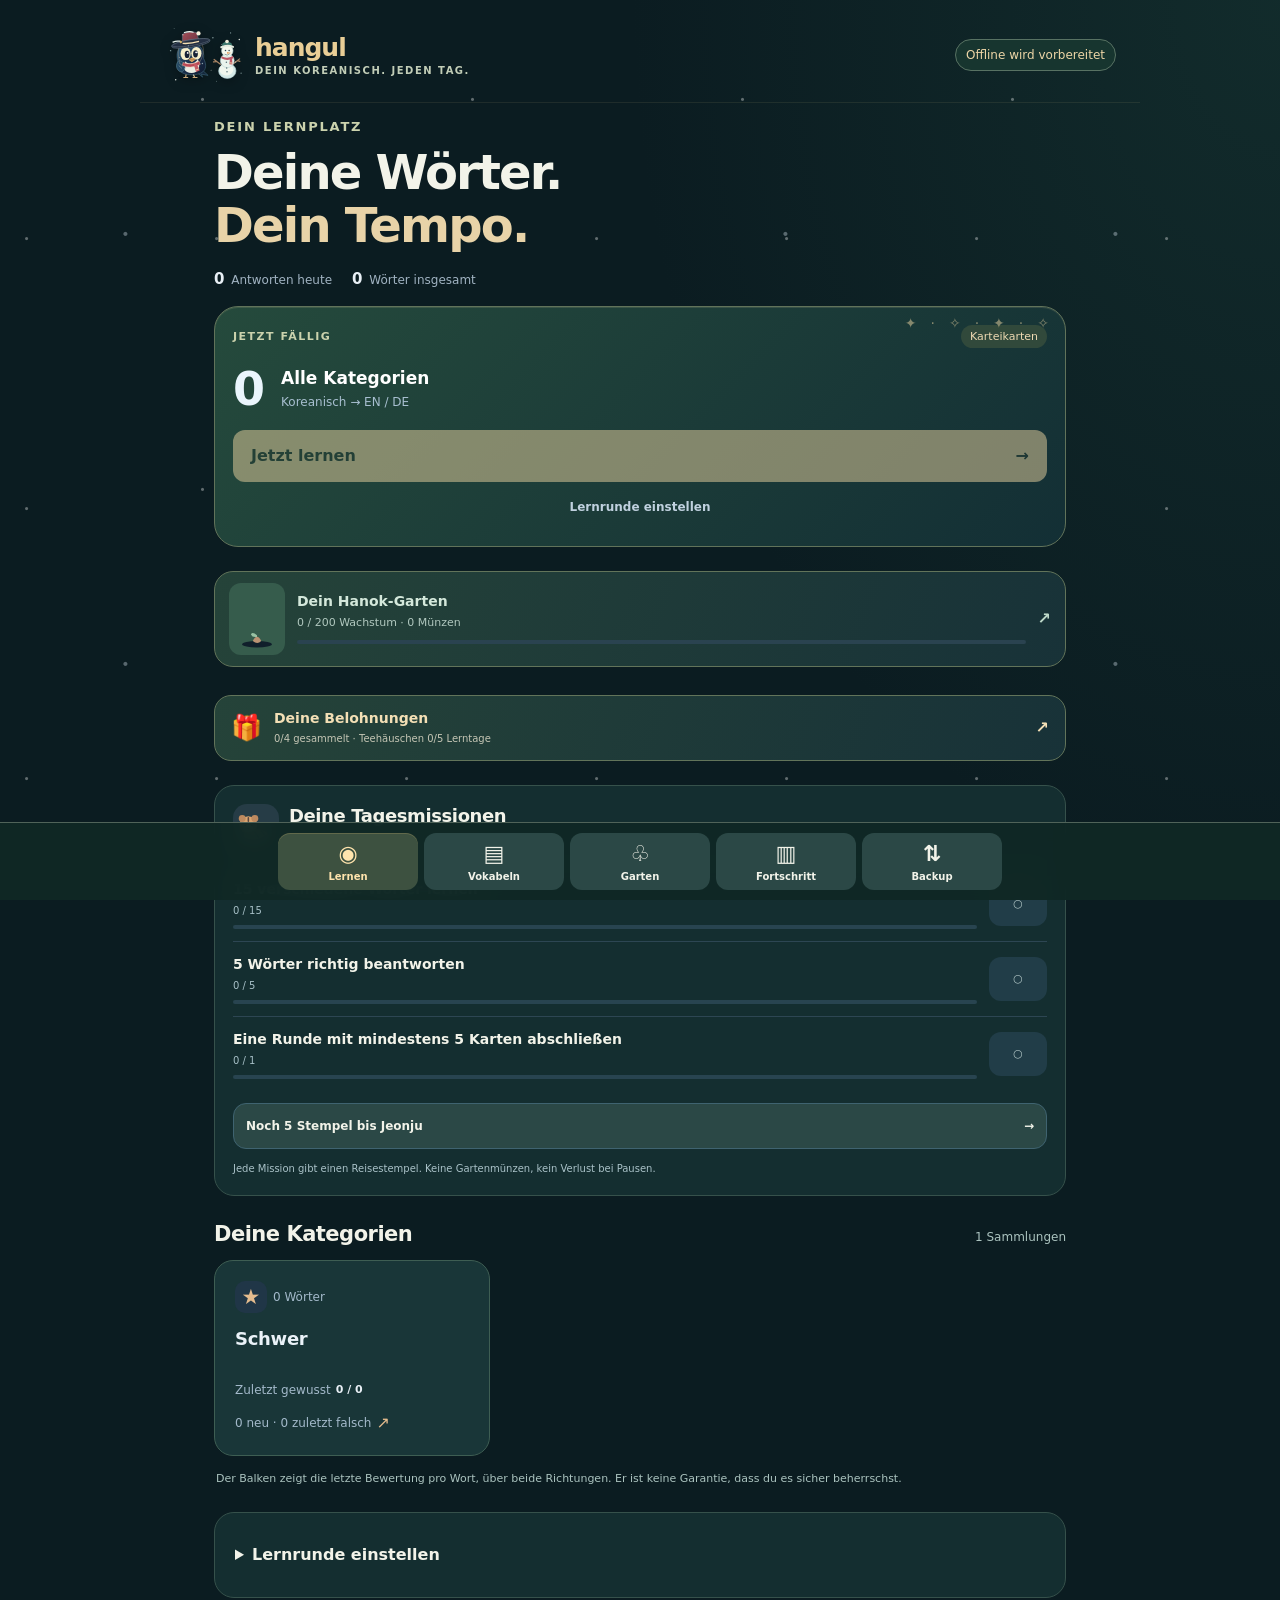
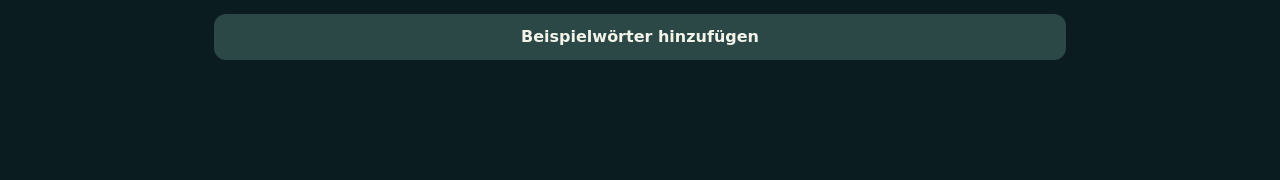
<file: index.html>
<!doctype html>
<html lang="de"><head><meta charset="utf-8"><meta name="viewport" content="width=device-width,initial-scale=1,viewport-fit=cover"><meta name="theme-color" content="#09131d"><meta name="apple-mobile-web-app-capable" content="yes"><meta name="apple-mobile-web-app-title" content="Hangul"><meta name="description" content="Dein persönlicher Koreanisch-Trainer mit englischen und deutschen Bedeutungen. Lokal und offline."><title>Hangul · Dein Vokabeltrainer</title><link rel="manifest" href="manifest.webmanifest"><link rel="apple-touch-icon" href="icon-192.png"><link rel="icon" href="icon.svg"><link rel="stylesheet" href="style.css"><link rel="stylesheet" href="christmas.css"><script type="module" src="app.js"></script></head>
<body><header><a class="brand" href="#">한 <span>hangul<small>DEIN KOREANISCH. JEDEN TAG.</small></span></a><span id="offline" class="badge">Offline wird vorbereitet</span></header><main id="main"></main><nav aria-label="Hauptnavigation"><button data-view="learn">◉<span>Lernen</span></button><button data-view="words">▤<span>Vokabeln</span></button><button data-view="garden">♧<span>Garten</span></button><button data-view="stats">▥<span>Fortschritt</span></button><button data-view="backup">⇅<span>Backup</span></button></nav><dialog id="editor"><form id="wordform"><div class="row"><h2 id="editTitle">Neue Vokabel</h2><button type="button" id="close" class="quiet" aria-label="Schließen">✕</button></div><input type="hidden" name="id"><label>Koreanisch<input name="ko" required maxlength="300" placeholder="안녕하세요" lang="ko"></label><label>Englisch<input name="en" maxlength="300" placeholder="Hello; Hi" lang="en"></label><label>Deutsch<input name="de" maxlength="300" placeholder="Hallo; Guten Tag" lang="de"></label><p class="hint">Englisch, Deutsch oder beides eintragen. Beide Sprachen zählen bei der Abfrage als richtig. Mehrere Bedeutungen mit Semikolon trennen.</p><label>Emoji (optional)<input name="emoji" maxlength="32" placeholder="🏠" aria-describedby="emojiHelp"></label><p id="emojiHelp" class="hint">Leer lassen: Bei bekannten Wörtern erscheint automatisch ein passendes Emoji, sobald du richtig antwortest.</p><label>Umschrift (optional)<input name="roman" maxlength="300" placeholder="annyeonghaseyo"></label><label>Aussprachehinweis (optional)<textarea name="pronunciation" maxlength="600" placeholder="Besonderheiten beim Sprechen"></textarea></label><label>Eselsbrücke (optional)<textarea name="mnemonic" maxlength="2000" placeholder="Ein Bild, das Klang und Bedeutung verbindet"></textarea></label><label>Beispielsatz (optional)<textarea name="example" maxlength="1000"></textarea></label><label>Kategorie<input name="category" maxlength="100" list="categories" placeholder="Alltag"></label><datalist id="categories"></datalist><button class="primary" type="submit">Vokabel speichern</button></form></dialog><div id="toast" role="status" aria-live="polite"></div></body></html>
</file>
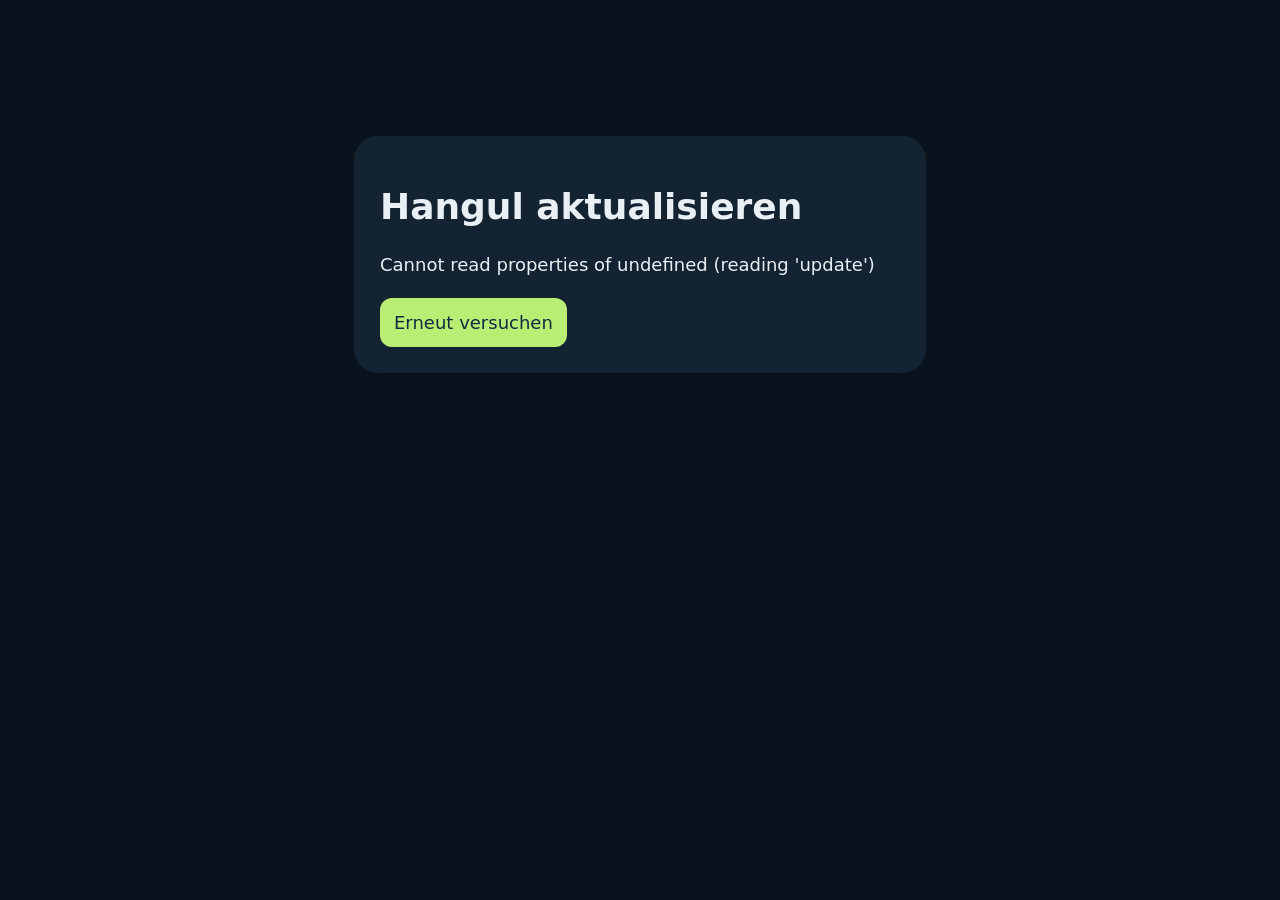
<file: update.html>
<!doctype html><html lang="de"><head><meta charset="utf-8"><meta name="viewport" content="width=device-width,initial-scale=1"><title>Hangul aktualisieren</title><style>body{font:18px system-ui;background:#09131d;color:#e8eff5;margin:0;padding:28px}main{max-width:520px;margin:12vh auto;background:#142331;border-radius:24px;padding:26px}p{line-height:1.6}button{font:inherit;padding:14px;border:0;border-radius:12px;background:#b9ee75;color:#102b40;cursor:pointer}</style></head><body><main><h1>Hangul aktualisieren</h1><p id="status" role="status">Die aktuelle App wird frisch geladen. Deine Vokabeln und Lernstände bleiben erhalten.</p><button id="retry" hidden>Erneut versuchen</button></main><script>
async function updateApp(){
const status=document.querySelector('#status'),retry=document.querySelector('#retry');retry.hidden=true;
try{
 if(!('serviceWorker'in navigator))throw Error('Bitte diese Seite in Safari oder einem unterstützten Browser öffnen.');
 const check=new URL('./app.js',location.href);check.searchParams.set('__hangul_fresh',Date.now());const response=await fetch(check,{cache:'no-store'});if(!response.ok||!(await response.text()).includes('HANGUL_CHRISTMAS_APP_BETA_0_3_9'))throw Error('Beta 0.3.9 ist hier noch nicht vollständig veröffentlicht. Bitte die GitHub-Bereitstellung abwarten und erneut versuchen.');
 status.textContent='Die App-Dateien werden erneuert. Bitte diese Seite geöffnet lassen …';
 const worker=new URL('./sw.js',location.href);worker.searchParams.set('release','beta-0.3.9-snowman1');
 const registration=await navigator.serviceWorker.register(worker.href,{scope:new URL('./',location.href).href,updateViaCache:'none'});
 await registration.update();const candidate=registration.installing||registration.waiting||registration.active;if(!candidate||candidate.scriptURL!==worker.href)throw Error('Die neuen Dateien sind noch nicht vollständig bereitgestellt. Bitte erneut versuchen.');
 await new Promise((resolve,reject)=>{let timer;const inspect=()=>{if(candidate.state==='activated'){clearTimeout(timer);resolve();}else if(candidate.state==='redundant'){clearTimeout(timer);reject(Error('Eine App-Datei fehlt oder wurde noch nicht vollständig bereitgestellt. Bitte erneut versuchen.'));}};candidate.addEventListener('statechange',inspect);timer=setTimeout(()=>reject(Error('Aktualisierung dauert zu lange. Prüfe deine Internetverbindung und versuche es erneut.')),45000);inspect();});
 status.textContent='Aktualisiert auf Beta 0.3.9. Die App wird geöffnet …';const target=new URL('./',location.href);target.searchParams.set('updated','beta-0.3.9-snowman1');location.replace(target.href);
}catch(error){status.textContent=error.message;retry.hidden=false;}
}
document.querySelector('#retry').onclick=updateApp;updateApp();
</script></body></html>
</file>
<file: style.css>
/* HANGUL_PROGRESS_V21 */
/* HANGUL_DESIGN_V20 */
/* HANGUL_NOZOOM_V19 */
:root{font-family:system-ui,-apple-system,BlinkMacSystemFont,'Segoe UI',sans-serif;color:#102b40;background:#f3f6f8;font-size:16px;--accent:#b9ee75;--muted:#597080}*{box-sizing:border-box}body{margin:0}header{max-width:1000px;margin:auto;display:flex;align-items:center;justify-content:space-between;padding:28px 24px 20px;gap:12px}.brand{display:flex;gap:12px;align-items:center;text-decoration:none;color:inherit;font-size:32px;font-weight:750}.brand>span{font-size:25px;letter-spacing:-1px}.brand small{display:block;font-size:10px;letter-spacing:1.5px;margin-top:3px}.badge{font-size:12px;padding:8px 10px;border:1px solid #cbd7dd;border-radius:30px}main{max-width:900px;margin:auto;padding:16px 24px 120px}h1{font-size:36px;letter-spacing:-1.5px;margin:12px 0}h2{font-size:22px;letter-spacing:-.5px}p{line-height:1.6}.eyebrow{font-size:13px;letter-spacing:1.8px;font-weight:700;color:var(--muted)}.muted,.hint{color:var(--muted)}.hint{font-size:14px;margin:6px 0 16px}.hero{background:#102b40;color:white;border-radius:28px;padding:30px;margin:24px 0}.hero .muted{color:#bbcbd5}.hero .big{font-size:64px;font-weight:700;line-height:1.1}.row{display:flex;align-items:center;justify-content:space-between;gap:12px;flex-wrap:wrap}.grid{display:grid;grid-template-columns:repeat(3,1fr);gap:12px}.card{background:white;border:1px solid #e0e7eb;border-radius:20px;padding:20px;margin-bottom:16px}.number{font-size:30px;font-weight:750;display:block}.card small{font-size:14px;color:var(--muted)}button,input,select,textarea{font:inherit}button{cursor:pointer;border:0;border-radius:12px;padding:13px 18px;background:#e7edf1;color:#102b40;font-weight:650;min-height:46px}button:disabled{opacity:.5;cursor:default}.primary{background:var(--accent);color:#102b40}.quiet{background:transparent;padding:10px}.danger{color:#a32b39;background:#fff0f0}input,select,textarea{width:100%;border:1px solid #c6d3db;border-radius:12px;padding:13px;background:white;color:#102b40;min-height:48px}label{display:block;font-size:14px;font-weight:650;margin:16px 0 8px}label input,label textarea,label select{display:block;margin-top:8px}textarea{min-height:85px}nav{position:fixed;bottom:0;left:0;right:0;background:#ffffffed;backdrop-filter:blur(12px);border-top:1px solid #dce4e9;display:flex;justify-content:center;padding:10px 12px calc(10px + env(safe-area-inset-bottom));gap:6px;z-index:5}nav button{background:transparent;min-width:70px;width:140px;font-size:22px;padding:8px}nav span{display:block;font-size:12px;margin-top:5px}nav .active{background:#102b40;color:white}.word{display:flex;justify-content:space-between;gap:12px}.word strong{font-size:24px}.word p{margin:6px 0}.chip{background:#e8f1f4;border-radius:20px;padding:5px 9px;font-size:12px;display:inline-block}.actions{display:flex;gap:4px;align-items:start}.filters{display:grid;grid-template-columns:2fr 1fr;gap:10px;margin:20px 0}.question{text-align:center;font-size:40px;overflow-wrap:anywhere;margin:25px 0}.feedback{padding:18px;border-radius:14px;background:#e7f6d5;margin:16px 0}.feedback.wrong{background:#fff0e8}dialog{border:0;border-radius:24px;max-width:500px;width:calc(100% - 24px);max-height:90dvh;padding:24px}dialog::backdrop{background:#102b4088}#toast{position:fixed;bottom:110px;left:50%;transform:translateX(-50%);background:#102b40;color:white;padding:12px 18px;border-radius:12px;z-index:20;display:none;max-width:90%;width:max-content}.bar{height:12px;background:#e8eef2;border-radius:20px;overflow:hidden}.bar>div{height:100%;background:#72b945}.chart{display:flex;align-items:end;gap:10px;height:130px}.day{flex:1;text-align:center;font-size:12px}.day i{display:block;background:#102b40;border-radius:6px 6px 0 0;min-height:3px;margin:5px auto;width:70%}.empty{padding:30px;text-align:center}.full{width:100%}a{color:#245e83}button:focus-visible,a:focus-visible{outline:3px solid #5085ff;outline-offset:3px}@media(max-width:540px){header{padding:20px 20px 12px}.brand small{font-size:8px}.badge{font-size:11px}main{padding:12px 20px 120px}h1{font-size:32px}.hero{padding:24px}.grid{gap:8px}.grid .card{padding:15px 10px}.number{font-size:26px}.filters{grid-template-columns:1fr}.word{flex-direction:column}.actions{justify-content:end}.question{font-size:34px}}
:root{color-scheme:dark;color:#e8eff5;background:#09131d;--muted:#a1b3c2;--nav-height:90px}
body{background:#09131d;color:#e8eff5}
.badge{border-color:#344a5d;color:#b9ee75;background:#142331}
.card,dialog{background:#142331;border-color:#2b4052;color:#e8eff5}
.hero{background:#162e42;border:1px solid #2b4052}
button{background:#263e51;color:#e8eff5}
.primary{background:#b9ee75;color:#102b40}
.quiet{background:transparent;color:#e8eff5}
.danger{background:#40252b;color:#ffb3ba}
input,select,textarea{background:#0c1b28;color:#e8eff5;border-color:#40576a}
input::placeholder,textarea::placeholder{color:#91a7b8;opacity:1}
nav{background:#0d1b28f5;border-color:#2b4052}
nav button{background:transparent;color:#a1b3c2}
nav .active{background:#263e51;color:#b9ee75}
.chip{background:#263e51;color:#c5d8e7}
.feedback{background:#18382a;border:1px solid #3f7052;color:#e1f5e5}
.feedback.wrong{background:#40252b;border-color:#81515b;color:#ffe0e4}
.feedback p{overflow-wrap:anywhere}
dialog::backdrop{background:#000a}
#toast{background:#263e51;border:1px solid #40576a;color:#e8eff5;bottom:calc(var(--nav-height) + 90px)}
.bar{background:#263e51}.day i{background:#b9ee75}a{color:#94cfff}
main.learning{padding-bottom:calc(var(--nav-height) + 100px)}
#next{position:fixed;z-index:6;left:50%;transform:translateX(-50%);bottom:calc(var(--nav-height) + 12px);width:calc(100% - 40px);max-width:852px;min-height:52px;box-shadow:0 0 0 10px #09131df5,0 -10px 30px #09131d;}
[hidden]{display:none!important}
.answer-emoji{font-family:'Apple Color Emoji','Segoe UI Emoji','Noto Color Emoji',sans-serif;font-size:clamp(2.7rem,10vw,3.6rem);line-height:1.25;margin:0 0 12px;display:inline-block;animation:emoji-pop 280ms ease-out both;transform-origin:center}
@keyframes emoji-pop{0%{opacity:0;transform:scale(.65)}65%{opacity:1;transform:scale(1.12)}100%{opacity:1;transform:scale(1)}}
@media(prefers-reduced-motion:reduce){.answer-emoji{animation:none}}
.confetti-layer{position:fixed;inset:0;z-index:30;pointer-events:none;overflow:hidden;contain:strict}
.confetti-layer i{position:absolute;top:-20px;left:var(--x);width:9px;height:15px;border-radius:2px;opacity:0;animation:confetti-fall var(--duration) var(--delay) ease-in both;will-change:transform,opacity}
@keyframes confetti-fall{0%{opacity:0;transform:translate3d(0,0,0) rotate(0deg)}10%{opacity:.95}80%{opacity:.9}100%{opacity:0;transform:translate3d(var(--drift),105dvh,0) rotate(var(--turn))}}
@media(prefers-reduced-motion:reduce){.confetti-layer{display:none}.confetti-layer i{animation:none}}
.feedback-heading{display:flex;align-items:center;justify-content:space-between;gap:12px;min-height:36px;margin-bottom:12px}
.feedback-heading>strong{font-size:1rem}
.feedback-heading .answer-emoji{font-size:2rem;line-height:1.1;margin:0}
.answer-solution{background:#0b201b;border:1px solid #71a98a;border-left:4px solid #b9ee75;border-radius:12px;padding:16px;color:#efffed}
.solution-label{font-size:.8rem;letter-spacing:1px;font-weight:750;color:#b9ee75;margin-bottom:12px}
.solution-row{display:flex;align-items:baseline;gap:12px;margin:8px 0}
.solution-language{flex:none;width:26px;font-size:.8rem;color:#a9c5b5;font-weight:650}
.solution-value{font-size:clamp(1.6rem,6vw,2.1rem);line-height:1.25;overflow-wrap:anywhere;min-width:0}
.answer-details{margin-top:14px;color:#b7c5d1;font-size:.9rem}
.answer-details summary{cursor:pointer;min-height:44px;display:list-item;line-height:44px;width:max-content;max-width:100%;color:#d5e2ed}
.answer-details p{margin:8px 0;overflow-wrap:anywhere}
.mnemonic{margin-top:14px;border:1px solid #41576b;background:#122330;border-radius:12px;color:#e3edf6;overflow:hidden}
.mnemonic summary{cursor:pointer;padding:13px 14px;min-height:44px;box-sizing:border-box;line-height:1.4;font-weight:650;color:#c5e3ff;overflow-wrap:anywhere}
.mnemonic summary:focus-visible{outline:2px solid #94cfff;outline-offset:-3px;border-radius:10px}
.mnemonic[open] summary{border-bottom:1px solid #334b5e}
.mnemonic-body{padding:0 14px 15px;line-height:1.6;font-size:.98rem}
.mnemonic-body p{margin:12px 0}
.mnemonic-word{font-weight:700;color:#d0eaff}
.mnemonic-note,.mnemonic-body small{color:#a9bdcd;font-size:.88rem}

.solution-pronunciation{margin:14px 0 0;padding-top:12px;border-top:1px solid #315645;display:flex;flex-wrap:wrap;align-items:baseline;gap:6px 12px}
.solution-pronunciation span{font-size:.8rem;color:#a9c5b5}
.solution-pronunciation strong{font-size:1.08rem;color:#d0eaff;overflow-wrap:anywhere}
.round-grade{display:inline-block;padding:10px 14px;border-radius:12px;background:#243f4c;color:#ceefba;font-size:1.15rem;font-weight:700}
.round-result .hint{color:#c2d2dd;margin-top:14px}
.result-meter{height:10px;border-radius:12px;background:#30475a;overflow:hidden;margin-top:22px}
.result-meter>div{height:100%;background:#b9ee75}
.result-actions{display:grid;gap:12px}
.grade-details summary{cursor:pointer;min-height:44px;line-height:1.5;font-weight:650}
.grade-details dl>div{display:flex;justify-content:space-between;gap:14px;padding:10px 0;border-bottom:1px solid #2b4052;flex-wrap:wrap}
.grade-details dd{margin:0;color:#a9c5b5}

.feedback.revealed{background:#182f40;border-color:#456984;color:#e3effa}
.flash-rating{display:grid;grid-template-columns:1fr 1fr;gap:12px;margin-top:16px}
.flash-rating button{min-height:56px;padding:14px 10px}
#flashControls,.flash-rating{position:fixed;z-index:6;left:50%;transform:translateX(-50%);bottom:calc(var(--nav-height) + 12px);width:calc(100% - 40px);max-width:852px;margin:0;background:#09131d;box-shadow:0 0 0 10px #09131df5,0 -10px 30px #09131d;border-radius:12px}
#reveal{min-height:56px}
.date-actions{display:grid;grid-template-columns:1fr 2fr 1fr;gap:10px;margin-top:14px}
.daily-score{display:flex;flex-direction:column;gap:6px;margin:20px 0}
.daily-score>strong{font-size:44px;line-height:1.1;color:#b9ee75}
.daily-score>span{font-size:14px;color:#a1b3c2}
.daily-counts{padding:12px 0 20px;border-bottom:1px solid #2b4052;margin-bottom:18px}
.daily-counts small{overflow-wrap:anywhere}
.daily-row{display:flex;align-items:baseline;justify-content:space-between;gap:10px;flex-wrap:wrap;padding:12px 0;border-bottom:1px solid #2b4052}
.daily-row span{min-width:0;overflow-wrap:anywhere}
.daily-row strong{white-space:nowrap;color:#c4e6ee;font-size:.95rem}
.day-history{display:grid;gap:10px;margin:16px 0}
.day-entry{width:100%;text-align:left;display:flex;justify-content:space-between;align-items:center;gap:12px;background:#0c1b28;border:1px solid #344a5d}
.day-entry.selected{border-color:#b9ee75;background:#1b3541}
.day-entry small{display:block;font-size:12px;font-weight:400;margin-top:5px}
.day-entry>strong{color:#b9ee75;white-space:nowrap}
.translation-question{margin:26px 0 30px;letter-spacing:0;text-align:center}
#questionDirection{font-size:11px;letter-spacing:.8px;line-height:1.5}
.prompt-language{display:block;width:max-content;max-width:100%;margin:0 auto 12px;padding:5px 10px;border-radius:20px;background:#223e50;color:#b9dff9;font-size:11px;line-height:1.2;font-weight:650;letter-spacing:1px;text-transform:uppercase}
.prompt-value{display:block;font-size:clamp(1.8rem,7vw,2.6rem);line-height:1.25;font-weight:750;letter-spacing:-.4px;overflow-wrap:anywhere;hyphens:auto;text-wrap:balance}
.prompt-secondary{display:block;margin:20px auto 0;padding-top:18px;border-top:1px solid #2b4052;max-width:420px}
.prompt-secondary .prompt-language{background:transparent;padding:0;color:#8fa8bb;margin-bottom:7px;font-size:10px}
.prompt-translation{display:block;color:#aebfcc;font-size:1.1rem;font-weight:500;line-height:1.45;letter-spacing:0;overflow-wrap:anywhere;hyphens:auto;text-wrap:balance}
body:has(main.flash-learning) header{padding-top:10px;padding-bottom:4px}
body:has(main.flash-learning) .brand small{display:none}
.flash-learning{padding-top:4px;overflow-x:clip;touch-action:manipulation}
.flash-learning button,#flashControls,.flash-rating{touch-action:manipulation;-webkit-tap-highlight-color:transparent}
.flash-learning #end{min-height:34px;padding:7px 9px;font-size:12px}
.flash-learning #questionProgress{font-size:12px;margin:5px 0 10px}
.flash-learning>.card{padding:14px;margin-bottom:8px}
.flash-card{position:relative;isolation:isolate;-webkit-tap-highlight-color:transparent;display:flex;flex-direction:column;justify-content:center;touch-action:pan-y pinch-zoom;user-select:none;-webkit-user-select:none;cursor:pointer;min-height:clamp(260px,48svh,460px);padding:20px 14px 44px;margin:10px 0 0;border:1px solid #375267;border-radius:18px;background:#112737;transition:transform .15s ease-out,opacity .15s ease-out;--swipe-progress:0;--swipe-tint:#112737}
.flash-card::before{content:"";position:absolute;inset:0;border-radius:inherit;background:var(--swipe-tint);opacity:calc(var(--swipe-progress) * .8);z-index:0;pointer-events:none}
.flash-card>*{position:relative;z-index:1}
.flash-card.swipe-moving{transition:none}
.flash-card.swipe-known{--swipe-tint:#26854e;border-color:#80dba2}
.flash-card.swipe-unknown{--swipe-tint:#b5394f;border-color:#ee8896}
.flash-card:focus-visible{outline:2px solid #94cfff;outline-offset:3px}
.flash-learning #questionPrompt{margin:12px 0 20px}
.flash-card-hint{text-align:center;font-size:12px;color:#a9c0d1;margin:14px 0 4px}
.flash-card .flash-card-hint{position:absolute;left:12px;right:12px;bottom:14px;margin:0}
#flashFace{text-align:center;padding:10px 0 0}
.flash-learning .prompt-language{margin-bottom:8px}
.flash-learning .prompt-secondary{margin-top:12px;padding-top:12px}
.flash-roman{font-size:16px;color:#c6e7ff;margin:12px 0 0}
.flash-origin{font-size:12px;color:#9fb4c4;margin:14px 0 0;overflow-wrap:anywhere}
#flashExtras .feedback-heading,#flashExtras .answer-solution{display:none}
#flashExtras .feedback{margin:8px 0 0;padding:0;border:0;background:transparent}
.flash-learning>.hint{display:none}
@media(prefers-reduced-motion:reduce){.flash-card{transition:none}}

.flash-flipping{animation:flash-turn .2s ease-out}
@keyframes flash-turn{from{rotate:y -18deg;filter:brightness(.75)}to{rotate:y 0deg;filter:brightness(1)}}
@media(prefers-reduced-motion:reduce){.flash-flipping{animation:none}}

.home-title{font-size:clamp(32px,6vw,48px);line-height:1.1;letter-spacing:-1.8px;margin:12px 0 18px}
.home-title>span{color:#9bcde4}
.home-summary{display:flex;flex-wrap:wrap;gap:10px 20px;font-size:12px;color:#a1b3c2}
.home-summary b{color:#e8eff5;font-size:15px;margin-right:3px}
.home-hero{padding:18px;margin:18px 0 24px;background:linear-gradient(135deg,#182d3e,#142331);border-radius:24px}
.home-hero .eyebrow{color:#a8bfd0;font-size:11px;letter-spacing:1.5px}
.home-hero .chip{margin:0;font-size:11px}
.home-ready{display:flex;align-items:center;gap:18px;margin:18px 0}
.home-ready>strong{font-size:46px;line-height:1;color:#eaf5fc;letter-spacing:-2px}
.home-ready>div{display:grid;gap:7px;min-width:0}
.home-ready b{font-size:17px;overflow-wrap:anywhere}
.home-ready span{font-size:12px;color:#a8bfd0}
.home-hero #start{background:#a5d8ed;color:#102b40;display:flex;align-items:center;justify-content:space-between;min-height:52px}
.home-hero #openOptions{font-size:12px;min-height:42px;margin-top:4px;color:#c0d1df}
.category-heading{margin-bottom:14px;align-items:baseline}
.category-heading h2{margin:0;font-size:21px}
.category-heading .hint{margin:0;font-size:12px}
.category-tiles{display:grid;grid-template-columns:repeat(2,minmax(0,1fr));gap:12px}
.category-tile{display:flex;flex-direction:column;gap:14px;text-align:left;border:1px solid #2b4052;border-radius:19px;padding:16px;background:#142331;min-width:0;touch-action:manipulation;transition:border-color .15s,background .15s}
.category-tile:active{background:#1c3345;border-color:var(--category-color)}
.category-top{display:flex;align-items:center;justify-content:space-between;gap:6px}
.category-icon{display:grid;place-items:center;width:32px;height:32px;border-radius:10px;color:var(--category-color);background:#203647;font-size:21px;font-weight:400}
.category-count{font-size:10px;color:#a3b9ca;font-weight:500;text-align:right}
.category-tile>strong{font-size:18px;line-height:1.3;letter-spacing:-.3px;overflow-wrap:anywhere;color:#eaf2f8}
.category-meter{display:block;height:5px;border-radius:8px;background:#2b4052;overflow:hidden}
.category-meter i{display:block;height:100%;background:var(--category-color);border-radius:8px}
.category-status{display:flex;flex-wrap:wrap;justify-content:space-between;gap:5px;font-size:10px;font-weight:400;color:#a3b9ca}
.category-status b{color:#e8eff5;font-size:11px;font-weight:600}
.category-bottom{display:flex;align-items:center;justify-content:space-between;gap:5px;font-size:10px;color:#a3b9ca;font-weight:400;line-height:1.5}
.category-bottom>span{font-size:16px;color:var(--category-color)}
.category-note{font-size:11px;line-height:1.6;margin:14px 2px 24px}
.study-options{margin-top:24px;scroll-margin-top:16px}
.study-options>summary{min-height:44px;line-height:44px;cursor:pointer;font-weight:650}
.round-tools{display:flex;align-items:center;gap:4px;flex-shrink:0}
.round-tools button,.flash-learning .round-tools button{font-size:11px;padding:7px 8px;min-height:44px;touch-action:manipulation}
.learning #questionDirection{font-size:10px;letter-spacing:.7px}
.round-progress{margin:8px 0 16px}
.progress-caption{display:flex;justify-content:space-between;gap:12px;font-size:10px;color:#a3b9ca;letter-spacing:.5px;margin-bottom:8px}
.progress-caption b{font-weight:550;color:#d0e4f0;letter-spacing:0}
.session-meter{display:flex;height:8px;background:#253d4f;border-radius:8px;overflow:hidden}
.session-meter i{display:block;flex-shrink:0;height:100%}.session-meter .segment-correct{background:#71d6a1}.session-meter .segment-wrong{background:#f17d90}
.flash-learning #questionProgress{margin:5px 0 12px}
@media(min-width:700px){.category-tiles{grid-template-columns:repeat(3,minmax(0,1fr))}.category-tile{padding:20px}.category-count,.category-status,.category-bottom{font-size:12px}}
@media(max-width:350px){.category-tiles{gap:8px}.category-tile{padding:12px}.learning>.row{gap:4px}.round-tools button,.flash-learning .round-tools button{padding:7px 5px;font-size:10px}}
@media(prefers-reduced-motion:reduce){.session-meter i,.category-tile{transition:none}}


.learning,.learning button{touch-action:manipulation}
.progress-results{display:flex;gap:14px;font-size:10px;margin:7px 0 0}
.correct-count{color:#91dfb3}.wrong-count{color:#f3a5b2}
.result-sequence h2{font-size:17px;margin:0 0 14px}.result-sequence .hint{font-size:11px;margin:12px 0 0}

/* HANGUL_START_V22 */
.settings-start{margin-top:22px;padding-top:16px;border-top:1px solid #2b4052}
.settings-start .hint{font-size:12px;margin:0 0 12px}
.settings-start button{background:#a5d8ed;color:#102b40;min-height:52px;display:flex;align-items:center;justify-content:space-between;touch-action:manipulation}

/* HANGUL_GARDEN_STYLE_V25 */
nav button{min-width:0;width:auto;flex:1;max-width:140px;touch-action:manipulation}nav span{font-size:10px}
.garden-title{font-size:clamp(32px,6vw,45px);line-height:1.12;letter-spacing:-1.6px;margin:12px 0}.garden-title span{color:#b8d9c9}.garden-intro{font-size:14px;margin:12px 0 22px}
.garden-scene{position:relative;aspect-ratio:1.25;border-radius:22px;overflow:hidden;background:#162a36 url('./hanok-garden.png') center/cover no-repeat;border:1px solid #344a50;margin:0 0 16px;isolation:isolate}
.garden-scene::after{content:"";position:absolute;inset:0;pointer-events:none;box-shadow:inset 0 -16px 30px #07141b88;z-index:4;border-radius:inherit}
.garden-growing{position:absolute;width:26%;height:50%;bottom:5%;left:34%;z-index:2;filter:drop-shadow(0 5px 4px #0008)}
.garden-bloom{position:absolute;width:24%;height:45%;bottom:8%;left:10%;z-index:2;filter:drop-shadow(0 5px 3px #0008)}
.garden-scene svg{width:100%;height:100%;display:block}
.garden-decor{position:absolute;z-index:3;filter:drop-shadow(0 4px 4px #0009)}.garden-lantern{width:20%;height:29%;left:2%;bottom:24%}.garden-pond{width:34%;height:28%;right:2%;bottom:4%}.garden-pots{width:21%;height:23%;right:8%;bottom:29%}.garden-tiger{width:20%;height:23%;left:37%;bottom:0}
.garden-growth{padding:18px}.garden-growth .eyebrow{font-size:9px;letter-spacing:1.2px}.garden-growth h2{font-size:21px;margin:7px 0 0}.garden-growth .chip{font-size:10px;margin:0}.garden-stage-row{display:flex;align-items:center;gap:12px;margin-top:14px}.garden-plant-preview{width:70px;flex:0 0 70px}.garden-plant-preview svg{display:block;width:100%;height:105px}.garden-stage-row>div:last-child{flex:1;min-width:0}.garden-stage-row b{font-size:13px}.garden-stage-row .hint{font-size:12px;margin:7px 0 12px}.garden-stage-row small{font-size:10px;color:#aac0bb;display:block;margin-top:8px}
.garden-meter{display:block;height:7px;background:#2a4350;overflow:hidden;border-radius:10px}.garden-meter i{display:block;height:100%;background:#9bcdb2;border-radius:10px;transition:width .2s ease-out}
.garden-numbers{display:grid;grid-template-columns:repeat(3,1fr);gap:8px;margin:22px 0}.garden-numbers div{text-align:center}.garden-numbers b{display:block;font-size:24px;color:#c3dfd0}.garden-numbers span{display:block;font-size:10px;color:#a9bdbf;margin-top:5px}
#gardenLearn{background:#a5d8ed;min-height:52px}.garden-collection{margin:28px 0}.garden-collection h2{font-size:19px;margin:0 0 15px}.garden-unlocks,.garden-plants{display:grid;grid-template-columns:repeat(2,minmax(0,1fr));gap:10px}.garden-item{background:#142331;border:1px solid #30494f;border-radius:16px;padding:12px;text-align:center;min-width:0}.garden-item>div{height:88px}.garden-item svg{display:block;width:100%;height:100%}.garden-item b{display:block;font-size:12px;margin:8px 0;overflow-wrap:anywhere}.garden-item small{display:block;color:#b6c9c3;font-size:10px;line-height:1.5}.garden-item.locked>div{opacity:.3;filter:grayscale(1)}.garden-item.locked small{color:#a2b4bf}.garden-item.unlocked{border-color:#5c8b79}.garden-rules{font-size:13px;line-height:1.6}.garden-rules summary{cursor:pointer;min-height:44px;line-height:44px;font-weight:650}.garden-rules p{color:#b7c8cc}
.garden-peek{display:flex;align-items:center;gap:12px;text-align:left;background:#132b31;border:1px solid #34544e;border-radius:19px;width:100%;padding:10px 14px;margin:0 0 28px;min-height:96px;touch-action:manipulation}.garden-peek-art{display:block;width:56px;flex:0 0 56px;height:72px;border-radius:12px;background:#1b383e}.garden-peek-art svg{width:100%;height:100%}.garden-peek>span:nth-child(2){display:block;flex:1;min-width:0}.garden-peek b{display:block;font-size:14px;color:#d4e8db}.garden-peek small{display:block;font-size:11px;font-weight:400;line-height:1.5;color:#b1c8bf;margin:6px 0 9px}.garden-peek .garden-meter{height:4px}.garden-peek>span:last-child{color:#bed9c9}
@media(min-width:700px){.garden-scene{aspect-ratio:1.8}.garden-unlocks,.garden-plants{grid-template-columns:repeat(4,minmax(0,1fr))}.garden-scene~.garden-growth{padding:22px}.garden-item>div{height:110px}}
@media(prefers-reduced-motion:reduce){.garden-meter i{transition:none}}

/* HANGUL_FARM_STYLE_V26 */
.farm-heading{align-items:center;gap:8px}.farm-heading .eyebrow{font-size:10px;letter-spacing:1px}.farm-wallet{display:inline-flex;align-items:center;gap:5px;font-size:11px;border:1px solid #786644;background:#302c23;color:#f2d99e;border-radius:30px;padding:8px 10px}.farm-wallet b{font-size:15px}
.farm-harvest{margin-top:18px;min-height:50px;background:#c1dea4;color:#18352b;touch-action:manipulation}.farm-harvest:disabled{background:#2a4149;color:#b9c9c8;opacity:.8}
.farm-today{padding:16px}.farm-today b,.farm-today span{font-size:12px}.farm-today .garden-meter{margin:12px 0}.farm-today .hint{font-size:11px;margin:8px 0 0;line-height:1.6}
.farm-shop>.hint{font-size:12px;margin-top:-6px}.farm-shop .garden-item button{display:block;width:100%;font-size:11px;min-height:44px;padding:10px 7px;margin-top:12px;touch-action:manipulation}.farm-shop .garden-item button:disabled{opacity:.65;background:#263e47;color:#c8d4ce}
.garden-hanok{width:33%;height:31%;left:34%;bottom:32%;z-index:1}.garden-guesthouse{width:29%;height:29%;left:3%;bottom:15%;z-index:1}.garden-pavilion{width:29%;height:29%;right:3%;bottom:23%;z-index:1}

/* HANGUL_JOURNEY_STYLE_V27 */
.mission-panel{padding:18px;margin:0 0 26px;background:#142633;border-color:#34515a}.mission-heading{display:flex;align-items:center;gap:10px;margin-bottom:16px}.mission-tiger{display:block;width:46px;height:46px;flex:0 0 46px;background:#263c46;border-radius:14px}.mission-tiger svg{width:100%;height:100%}.mission-heading h2{font-size:18px;margin:0 0 5px;letter-spacing:-.4px}.mission-heading p{font-size:11px;color:#b8c9ce;margin:0;line-height:1.5}
.mission-row{display:flex;align-items:center;gap:12px;padding:12px 0;border-top:1px solid #2d4653}.mission-row>div{flex:1;min-width:0}.mission-row b{font-size:12px;line-height:1.5;font-weight:600;display:block}.mission-row small{font-size:10px;color:#a7c0c7;display:block;margin-top:5px}.mission-row button{font-size:11px;min-height:44px;min-width:58px;padding:8px;color:#14343b;background:#a5d8ed;touch-action:manipulation}.mission-row button:disabled{background:#213d48;color:#b4c9c8;opacity:1}.mission-meter{display:block;height:4px;background:#284450;border-radius:8px;overflow:hidden;margin-top:9px}.mission-meter i{display:block;height:100%;background:#9fcbd7}
.journey-link{display:flex;justify-content:space-between;align-items:center;gap:10px;background:#223e4a;border:1px solid #3f6370;color:#c9e3eb;border-radius:13px;padding:12px;width:100%;font-size:12px;text-align:left;touch-action:manipulation;min-height:46px}.mission-panel .journey-link{margin-top:12px}.mission-note{font-size:10px;color:#aac2c8;line-height:1.6;margin:12px 0 0}.garden-journey-link{margin:15px 0 26px}
.journey-summary{display:flex;align-items:center;gap:18px}.journey-stamp-count{font-size:42px;color:#b8dceb;font-weight:750;line-height:1}.journey-summary b{font-size:14px}.journey-summary .hint{font-size:12px;margin:7px 0 0}.journey-route{display:flex;align-items:center;justify-content:space-between;gap:4px;margin:24px 0;font-size:10px;color:#839eaa}.journey-route span{padding:8px 5px;border:1px solid #334c59;border-radius:9px}.journey-route .visited{color:#cce5df;border-color:#5d8d80;background:#1e3c3d}.journey-route i{font-style:normal}
.postcard-grid{display:grid;gap:18px;margin-bottom:24px}.postcard{border:1px solid #425e69;border-radius:18px;overflow:hidden;background:#182c38}.postcard>svg{width:100%;height:auto;display:block}.postcard>div{padding:17px}.postcard-mark{font-size:9px;letter-spacing:1.7px;color:#a3cfc4;border:1px dashed #658c85;padding:5px 7px;display:inline-block}.postcard h2{font-size:24px;margin:14px 0 7px}.postcard p{font-size:12px;color:#b8cbd1;margin:0;line-height:1.6}.postcard.locked>svg{filter:grayscale(.8);opacity:.45}.postcard.locked .postcard-mark{color:#9eb7c3;border-color:#4b6776}.journey-rules{font-size:11px;line-height:1.7;margin-top:18px}
.round-comparison{border-color:#4d746c;background:#173236}.round-comparison .eyebrow{font-size:10px;letter-spacing:1.2px;color:#abcfc6}.round-comparison h2{font-size:23px;margin:12px 0}.round-comparison p{font-size:14px}.round-comparison small{font-size:10px;color:#a7bfc0;line-height:1.6;display:block}.round-comparison .improved-words{color:#c0e7bd}
@media(min-width:700px){.postcard-grid{grid-template-columns:repeat(2,minmax(0,1fr))}.journey-route{justify-content:flex-start;gap:18px;font-size:13px}.journey-route span{padding:10px 16px}.mission-row b{font-size:14px}}

/* HANGUL_HARD_STYLE_V28 */
.hard-toggle{display:block;margin:18px auto 4px;min-height:44px;border:1px solid #6f6252;border-radius:12px;padding:10px 14px;background:#302e2a;color:#efd6b7;font-size:12px;line-height:1.4;touch-action:manipulation;max-width:100%;white-space:normal}
.hard-toggle.is-hard{background:#253e3d;border-color:#688e7e;color:#c8e4d3}.hard-toggle:disabled{opacity:.6}
.hard-word-label{margin-left:6px;background:#3a322a;color:#efd6b7}

/* HANGUL_SEASON_STYLE_V29 */
.brand .brand-bird{width:54px;height:54px;object-fit:contain;flex:0 0 54px;filter:drop-shadow(0 3px 6px #0004)}
.brand{gap:7px}.brand>span{line-height:1.1}
.season-panel{display:flex;align-items:center;justify-content:space-between;gap:12px;padding:15px 16px;margin:0 0 18px;border:1px solid #4c405d;border-radius:18px;background:#201c30}
.season-panel .eyebrow{display:block;font-size:9px;letter-spacing:1.6px;color:#c1a2c9;margin-bottom:6px}.season-panel b{display:block;font-size:16px;color:#f0e4f1}.season-panel small{display:block;font-size:11px;line-height:1.5;color:#b8abca;margin-top:5px;max-width:210px}.season-panel button{flex-shrink:0;font-size:12px;padding:10px 12px;background:#37283c;border:1px solid #76556b;color:#ffce9d;min-height:44px;touch-action:manipulation}
.sr-only{position:absolute;width:1px;height:1px;padding:0;margin:-1px;overflow:hidden;clip:rect(0,0,0,0);white-space:nowrap;border:0}
.season-scenery{position:absolute;inset:0;z-index:0;pointer-events:none}.season-bird{position:absolute;right:13%;top:10%;width:19%;height:29%;object-fit:contain;transform-origin:50% 90%;filter:drop-shadow(0 5px 6px #0005)}
.season-fog{display:none}
:root[data-season=halloween]{background:#120f20;--accent:#ffc18b}
[data-season=halloween] body{background:radial-gradient(ellipse at 90% 0,#32213e55,transparent 600px),#120f20}
[data-season=halloween] .badge{background:#251e33;border-color:#57415f;color:#ffd39e}
[data-season=halloween] nav{background:#171324f2;border-color:#44364e}
[data-season=halloween] nav .active{background:#392a44;color:#ffcc97}
[data-season=halloween] .home-title>span,[data-season=halloween] .garden-title span{color:#e0b0e4}
[data-season=halloween] .home-hero{background:linear-gradient(135deg,#31233e,#1f2536);border-color:#594362}
[data-season=halloween] .garden-peek{background:linear-gradient(110deg,#30233b,#211d30);border-color:#5d4162}
[data-season=halloween] .garden-peek b{color:#f1d8bc}
[data-season=halloween] .garden-peek-art{background:#493149}
[data-season=halloween] .garden-scene{background:#201a31 url('./halloween-garden.svg') center/100% 100% no-repeat;border-color:#68506f}
[data-season=halloween] .garden-scene::after{box-shadow:inset 0 -12px 30px #17132266}
[data-season=halloween] .season-fog{display:block;position:absolute;inset:60% -15% -5%;background:radial-gradient(ellipse at 20% 50%,#c7b4dd17,transparent 60%),radial-gradient(ellipse at 80% 75%,#e6c9f51a,transparent 55%);animation:season-drift 14s ease-in-out infinite alternate}
[data-season=halloween] .garden-growing,[data-season=halloween] .garden-bloom{filter:drop-shadow(0 5px 5px #0008) drop-shadow(0 0 14px #d09cff22)}
[data-season=halloween] .confetti-layer i{background:#ffb775!important}
[data-season=halloween] .confetti-layer i:nth-child(3n){background:#c5a0ed!important}
[data-season=halloween] .confetti-layer i:nth-child(3n + 1){background:#f5e6bc!important}
.bird-celebrating .season-bird,.bird-celebrating .brand-bird{animation:bird-harvest 1.3s ease-in-out}
@keyframes season-drift{to{transform:translateX(8%)}}
@keyframes bird-harvest{0%,100%{transform:translateY(0) rotate(0)}25%{transform:translateY(-16px) rotate(-9deg)}55%{transform:translateY(-9px) rotate(9deg)}75%{transform:translateY(-15px) rotate(-5deg)}}
@media(max-width:540px){.brand .brand-bird{width:44px;height:44px;flex-basis:44px}.brand>span{font-size:23px}.season-panel{padding:13px 12px;gap:8px}.season-panel b{font-size:15px}.season-panel small{max-width:170px}.season-panel button{padding:10px;font-size:11px}}
@media(prefers-reduced-motion:reduce){.season-fog,.bird-celebrating .season-bird,.bird-celebrating .brand-bird{animation:none!important}}
@media(max-width:380px){.brand small{display:none}.badge{white-space:nowrap}.brand{min-width:0}}

/* HANGUL_COURTYARD_STYLE_V30 */
.garden-scene[data-courtyard]{aspect-ratio:auto;background:#182b36;border:1px solid #42565c;overflow:hidden;--cy-sky-top:#182b36;--cy-sky-bottom:#263b45;--cy-grass-light:#8d9b80;--cy-grass-dark:#617e71;--cy-paving:#b6b7a3;--cy-window:#f1cd92;--cy-moon:#dce6cc}
[data-season=halloween] .garden-scene[data-courtyard]{background:#211d31;border-color:#4e465c;--cy-sky-top:#211d31;--cy-sky-bottom:#353045;--cy-grass-light:#7e8a7a;--cy-grass-dark:#536c64;--cy-paving:#b2a99a;--cy-window:#f9c98d;--cy-moon:#ebd9b3}
.garden-scene[data-courtyard]::after{display:none}
.garden-scene[data-courtyard] .courtyard-art{width:100%;height:auto;display:block;aspect-ratio:960/730}
.courtyard-caption{display:flex;align-items:center;justify-content:center;flex-wrap:wrap;gap:7px;padding:0 16px 19px;font-size:11px;letter-spacing:.25px;color:#d7ded3;margin-top:-7px}
.courtyard-caption>span:last-child{display:block;flex-basis:100%;text-align:center;color:#a8b5af;font-size:10px;letter-spacing:0}
.courtyard-caption-dot{height:5px;width:5px;border-radius:50%;background:#d7ba85;box-shadow:0 0 8px #d7ba8555}
.courtyard-halloween{display:none}
[data-season=halloween] .courtyard-halloween{display:block}
.courtyard-bird{transform-origin:0 0}
.bird-celebrating .courtyard-bird{animation:bird-harvest 1.3s ease-in-out}
.courtyard-fireflies{animation:courtyard-glimmer 5s ease-in-out infinite alternate}
@keyframes courtyard-glimmer{to{opacity:.2}}
@media(min-width:700px){.garden-scene[data-courtyard] .courtyard-art{max-height:640px;object-fit:contain}}
@media(prefers-reduced-motion:reduce){.courtyard-fireflies,.bird-celebrating .courtyard-bird{animation:none!important}}

/* HANGUL_PUMPKIN_STYLE_V31 */
.brand .brand-bird{width:64px;height:74px;flex-basis:64px;object-fit:contain}
.brand{gap:10px}
@media(max-width:540px){.brand .brand-bird{width:58px;height:66px;flex-basis:58px}.brand small{display:none}.brand{gap:8px}header{padding-top:12px;padding-bottom:8px}body:has(main.flash-learning) .brand .brand-bird{width:46px;height:54px;flex-basis:46px}}

/* HANGUL_VILLAGE_STYLE_BETA_0_3_1 */
.game-garden .village-heading{margin:0 0 17px}.village-heading .eyebrow{font-size:9px;letter-spacing:1.5px;color:#b8cfa5}.village-heading h1{font-size:27px;letter-spacing:-.8px;line-height:1.2;margin:8px 0 0}.village-heading h1>span{display:block;font-size:12px;font-weight:400;letter-spacing:0;color:#b8c5c7;margin-top:7px}
.garden-scene.village-game[data-courtyard]{--cy-sky-top:#284450;--cy-sky-bottom:#5b7a78;--cy-grass-light:#a2c477;--cy-grass-dark:#71985a;--cy-paving:#e7d19b;--cy-window:#ffdf9e;background:#263d47;border:2px solid #6a7d68;border-bottom:6px solid #3b4e44;border-radius:24px;box-shadow:0 9px 0 #070f1877,0 16px 30px #0002;overflow:hidden;margin-bottom:26px}
[data-season=halloween] .garden-scene.village-game[data-courtyard]{--cy-sky-top:#343049;--cy-sky-bottom:#69586c;--cy-grass-light:#b0b875;--cy-grass-dark:#7b945a;--cy-paving:#ebc98f;--cy-window:#ffe0a1;background:#332d42;border-color:#84725c;border-bottom-color:#514834}
.village-hud{position:relative;z-index:3;display:flex;align-items:center;justify-content:space-between;padding:16px 14px 0;gap:8px;pointer-events:none}.village-place{color:#fbefd0;display:grid;grid-template-columns:7px auto;gap:5px 7px;align-items:center}.village-place b{font-size:13px;letter-spacing:1.5px;text-shadow:0 2px 0 #0003}.village-place small{grid-column:2;font-size:9px;color:#d7d5c3;letter-spacing:.2px}.village-live-dot{height:6px;width:6px;background:#bbdc94;border-radius:50%;box-shadow:0 0 10px #c8ef9377}.village-money{display:grid;grid-template-columns:18px auto;align-items:center;gap:0 4px;background:#2e3029d9;border:1px solid #bca779;border-bottom:3px solid #6a6048;border-radius:12px;padding:7px 11px;box-shadow:0 3px 6px #0002;color:#ffe7ab}.village-money>span{grid-row:span 2;font-size:20px;color:#ffcf6e}.village-money b{font-size:17px;line-height:1}.village-money small{font-size:8px;color:#d6c49d;margin-top:3px}
.village-canvas{position:relative;overflow:hidden;aspect-ratio:960/730;margin-top:-12px;margin-bottom:-23px;isolation:isolate}.village-game .village-canvas .courtyard-art{display:block;width:100%;height:100%;max-height:none;aspect-ratio:960/730;transform:scale(1.12);transform-origin:50% 62%;transition:transform .3s ease}.village-hitareas{position:absolute;inset:0;transform:scale(1.12);transform-origin:50% 62%;transition:transform .3s ease;pointer-events:none}.village-game.is-zoomed .courtyard-art,.village-game.is-zoomed .village-hitareas{transform:scale(1.5)}
.village-site{position:absolute;transform:translate(-50%,-50%);background:transparent;border:0;min-width:52px;min-height:52px;padding:0;pointer-events:auto;border-radius:12px;color:#fff0c9;touch-action:manipulation}.village-site>span{display:block;opacity:0;font-size:18px}.village-site small{display:block;opacity:0;font-size:8px;color:#fff3cf;white-space:nowrap;padding:4px;background:#283b35e8;border-radius:5px;line-height:1.1}.village-site:hover,.village-site:focus-visible{background:#ffecb222;outline:2px solid #ffe4a077;outline-offset:0}.village-site:hover small,.village-site:focus-visible small{opacity:1}.village-site.is-empty{display:none;z-index:2}.is-building .village-site.is-empty{display:block}.is-building .village-site.is-empty>span{opacity:1;background:#faf0c9;border:2px solid #bb9c65;border-bottom-width:4px;border-radius:10px;color:#52734f;width:30px;height:33px;line-height:26px;margin:0 auto 2px;font-weight:800;font-size:25px;box-shadow:0 3px 8px #0003}.is-building .village-site.is-empty small{opacity:1}.is-building .village-site.is-built{pointer-events:none}.village-foundation{display:none}.is-building .village-foundation{display:block}
.village-crop{position:absolute;transform:translate(-50%,-100%);pointer-events:auto;background:#263e35f0;border:1px solid #b8cc8e;border-bottom:3px solid #8d9f68;border-radius:10px;padding:7px 11px 8px;min-width:86px;min-height:52px;color:#eff6cc;box-shadow:0 4px 8px #0003;white-space:nowrap;touch-action:manipulation;z-index:3}.village-crop:after{content:"";position:absolute;bottom:-6px;left:calc(50% - 4px);width:8px;height:8px;transform:rotate(45deg);background:#8d9f68;z-index:-1}.village-crop>span{display:block;font-size:7px;letter-spacing:1px}.village-crop>b{display:block;font-size:11px;margin-top:3px}.village-crop>i{display:block;width:100%;height:4px;background:#5a7350;border-radius:5px;margin-top:5px;overflow:hidden}.village-crop>i>i{display:block;height:100%;background:#d2e299}.village-crop.is-ready{background:#ffe1a0;color:#443a27;border-color:#fff1c4;border-bottom-color:#c4934d;animation:village-ready 3s ease-in-out infinite}.village-crop.is-ready>i{display:none}.is-building .village-crop{opacity:.25;pointer-events:none}
.village-gamebar{display:flex;align-items:center;justify-content:space-between;gap:8px;position:relative;z-index:4;padding:0 13px}.village-gamebar button{min-height:44px;background:#f2dfb5;color:#433b2b;border:1px solid #fff1d2;border-bottom:4px solid #a38d65;box-shadow:0 3px 6px #0002;border-radius:12px;padding:8px 11px;font-size:12px;touch-action:manipulation}.village-gamebar button[aria-pressed=true]{background:#b8d58e;border-color:#d5eab0;border-bottom-color:#759455}.village-gamebar button>span{font-size:17px}.village-gamebar small{font-size:9px;opacity:.8;margin-left:4px}.village-gamebar #villageZoom{font-size:23px;line-height:1;min-width:44px;padding:4px}.village-tip{flex:1;text-align:center;font-size:9px;line-height:1.5;color:#f1e4c5;max-width:120px}.village-map-hint{text-align:center;margin:10px 12px 13px;min-height:13px;font-size:9px;color:#ddd7c3;line-height:1.5}
.village-dialog{max-width:360px;padding:26px;background:#203332;color:#eceddc;border:2px solid #879d77;box-shadow:0 20px 60px #0007}.village-dialog::backdrop{background:#071019ab;backdrop-filter:blur(3px)}.village-dialog-close{position:absolute;top:8px;right:8px;min-width:44px;min-height:44px;background:transparent;color:#d6dec6;padding:6px}.village-dialog h2{margin:14px 0;font-size:24px;padding-right:12px}.village-dialog p{font-size:14px}.village-dialog .eyebrow{font-size:9px;color:#c6d9aa}.village-dialog .primary{background:#d6e5a8}.village-dialog .hint{color:#bdcbb9;font-size:12px}.village-price{font-size:28px;font-weight:750;color:#ffe0a3}.village-owned{color:#d4e7a6}.village-dialog-meter{height:9px;background:#405e4a;border-radius:10px;overflow:hidden}.village-dialog-meter i{display:block;height:100%;background:#c4dc91}
.village-reward{position:absolute;left:50%;top:42%;transform:translate(-50%,-50%);z-index:10;pointer-events:none;color:#fff1b7;text-shadow:0 2px 0 #66502e,0 0 15px #ffc86488;font-size:23px;font-weight:800;white-space:nowrap;animation:village-reward 2s ease-out both}
.village-tree-crown{transform-origin:0 -40px;animation:village-leaves 7s ease-in-out infinite alternate}.village-waterdrop{animation:village-drop 2s ease-in-out infinite}.village-farmer{transform-origin:0 0}.village-game .garden-pond path{animation:courtyard-glimmer 3s ease-in-out infinite alternate}
@keyframes village-ready{50%{translate:0 -3px;box-shadow:0 7px 15px #ffcf6644}}
@keyframes village-leaves{to{transform:rotate(1.5deg)}}
@keyframes village-drop{0%,30%{opacity:0;transform:translate(0,-3px)}60%{opacity:1}100%{opacity:0;transform:translate(3px,9px)}}
@keyframes village-reward{0%{opacity:0;translate:0 15px;scale:.8}15%,65%{opacity:1;scale:1}100%{opacity:0;translate:0 -45px}}
.game-garden .garden-growth{margin-top:0}.game-garden .garden-growth .garden-plant-preview{display:none}.game-garden .season-panel{margin-top:24px}.game-garden #gardenLearn{background:#b9d5a0;color:#1e3a2b;border-bottom:4px solid #718d5e}
@media(min-width:700px){.game-garden{max-width:780px}.village-hud{padding:20px 24px 0}.village-place b{font-size:17px}.village-place small{font-size:11px}.village-money b{font-size:22px}.village-canvas{margin-top:-25px;margin-bottom:-35px}.village-gamebar{padding:0 24px}.village-tip{font-size:12px;max-width:none}.village-crop{min-width:100px}.village-crop>span{font-size:9px}.village-crop>b{font-size:14px}.village-site small{font-size:10px}.village-map-hint{font-size:11px;margin-bottom:20px}}
@media(prefers-reduced-motion:reduce){.village-tree-crown,.village-waterdrop,.village-crop.is-ready,.village-game .garden-pond path{animation:none!important}.village-game .courtyard-art,.village-hitareas{transition:none!important}.village-reward{animation:none;opacity:1}}
.village-site{width:48px;height:48px;min-width:48px;min-height:48px}.village-site small{position:absolute;top:100%;left:50%;transform:translateX(-50%);width:max-content;max-width:105px}.is-building .village-site.is-empty small{opacity:0}.is-building .village-site.is-empty:hover small,.is-building .village-site.is-empty:focus-visible small{opacity:1}.is-building .village-crop{display:none}
.village-site>span,.village-site small{pointer-events:none}
@media(max-width:380px){.badge{font-size:9px;padding:7px}.brand .brand-bird{width:50px;height:58px;flex-basis:50px}.brand>span{font-size:21px}}

/* HANGUL_REWARDS_STYLE_BETA_0_3_4 */
.study-mini-goal{display:flex;justify-content:space-between;gap:8px;align-items:center;font-size:10px;color:#c6d4c3;margin:9px 0 6px;line-height:1.4}.study-mini-goal>span:first-child{white-space:nowrap;color:#ffda9a}.study-mini-goal>span:last-child{text-align:right}.study-mini-goal b{color:inherit}
.learning-reward{position:fixed;z-index:35;top:calc(env(safe-area-inset-top) + 82px);left:50%;transform:translateX(-50%);width:max-content;max-width:calc(100vw - 28px);padding:15px 22px;border:1px solid #e5c98b;border-bottom:4px solid #9f8353;border-radius:18px;background:linear-gradient(120deg,#39352a,#303c35);color:#fff1c9;box-shadow:0 8px 30px #0005;pointer-events:none;text-align:center;animation:learning-reward-in .32s ease-out}.learning-reward>b{display:block;font-size:19px}.learning-reward>span{display:block;font-size:11px;color:#e1d8bf;margin-top:6px;line-height:1.5}.reward-bird-hop .brand-bird{animation:reward-hop .75s ease-in-out 2}
.release-ghost{position:fixed;z-index:34;width:65px;height:78px;pointer-events:none;filter:drop-shadow(0 0 14px #d5e7ff88);animation:ghost-release 1.7s ease-in both}.release-ghost svg{width:100%;height:100%;display:block}.release-ghost>span{font-size:48px;display:block}
@keyframes learning-reward-in{from{opacity:0;translate:0 -12px;scale:.92}to{opacity:1;translate:0 0;scale:1}}
@keyframes reward-hop{0%,100%{transform:translateY(0)}35%{transform:translateY(-9px) rotate(-5deg)}65%{transform:translateY(-4px) rotate(5deg)}}
@keyframes ghost-release{0%{opacity:0;transform:translate(0,8px) scale(.6)}15%{opacity:1;transform:translate(-8px,-9px) scale(1)}45%{opacity:1;transform:translate(14px,-60px) rotate(9deg)}100%{opacity:0;transform:translate(60px,-200px) rotate(-14deg) scale(.55)}}
.reward-overview{display:flex;align-items:center;gap:12px;width:100%;text-align:left;padding:14px 16px;border:1px solid #786348;border-radius:17px;background:linear-gradient(120deg,#302b2d,#223a38);margin:0 0 24px;color:#f2e6c5;touch-action:manipulation}.reward-overview>span:first-child{font-size:25px}.reward-overview>span:nth-child(2){flex:1;min-width:0}.reward-overview b{display:block;font-size:14px}.reward-overview small{display:block;font-size:10px;font-weight:400;color:#c5c6b5;margin-top:6px;line-height:1.4}.reward-garden-link{margin:14px 0;background:#3e3a30;color:#f7dfac;border:1px solid #857450}
.reward-project{background:linear-gradient(140deg,#293d38,#242b3b);border-color:#718264}.reward-project>.eyebrow{font-size:10px;color:#d5e4b4}.reward-project h2{font-size:22px}.reward-project p{font-size:14px}.project-days{display:flex;gap:10px;justify-content:center;margin:22px 0}.project-days>span{width:43px;height:43px;border-radius:50%;display:grid;place-items:center;color:#a6b6a1;border:2px dashed #607560;background:#21332f;font-size:15px;font-weight:700}.project-days .done{background:#c3da98;color:#2a472e;border-style:solid;border-color:#d9e8b9;box-shadow:0 3px 0 #76925e}
.reward-collection{display:grid;grid-template-columns:repeat(2,minmax(0,1fr));gap:12px;margin:20px 0}.reward-item{padding:17px 13px;margin:0;min-width:0;background:#1c2d35}.reward-item.is-unlocked{border-color:#9d8d5f;background:#2d352e}.reward-item-icon{display:block;font-size:34px;line-height:1.4}.reward-item h2{font-size:17px;overflow-wrap:anywhere}.reward-item p{font-size:12px;min-height:58px;line-height:1.5;color:#c0cccb}.reward-item .hint{min-height:0;font-size:10px}.reward-item button{font-size:11px;padding:10px 8px;min-height:48px;white-space:normal}.reward-project button{font-size:13px;white-space:normal}.reward-item .garden-meter{height:6px}
.courtyard-art[data-jade=true] #cy-roof-front stop:first-child{stop-color:#79c9ac}.courtyard-art[data-jade=true] #cy-roof-front stop:last-child{stop-color:#327d69}.courtyard-art[data-jade=true] #cy-roof-back stop:first-child{stop-color:#a0dec4}.courtyard-art[data-jade=true] #cy-roof-back stop:last-child{stop-color:#5aa38b}
@media(min-width:700px){.reward-collection{grid-template-columns:repeat(3,minmax(0,1fr))}.reward-item{padding:20px}.reward-item p{min-height:45px}}
@media(prefers-reduced-motion:reduce){.learning-reward,.reward-bird-hop .brand-bird,.release-ghost{animation:none!important}.release-ghost{opacity:1}}
</file>
<file: christmas.css>
/* HANGUL_CHRISTMAS_STYLE_BETA_0_3_8 */
.courtyard-christmas{display:none}
:root[data-season=christmas]{--accent:#e9ce96;--muted:#abc3bf;background:#0b1c21;color:#f2f3e9}
[data-season=christmas] body{background:radial-gradient(ellipse at 100% 0,#224f444d,transparent 650px),#0b1c21;color:#f2f3e9}
[data-season=christmas] body::before{content:"";position:fixed;inset:-80px 0 0;pointer-events:none;z-index:0;opacity:.35;background-image:radial-gradient(circle at 14% 18%,#fff 0 1px,transparent 2px),radial-gradient(circle at 75% 46%,#fff 0 1px,transparent 2px),radial-gradient(circle at 38% 73%,#e7f4ff 0 1.5px,transparent 2.5px);background-size:190px 270px,270px 390px,330px 430px;animation:winter-snow 24s linear infinite}
[data-season=christmas] header,[data-season=christmas] main{position:relative;z-index:1}
[data-season=christmas] header{border-bottom:1px solid #e7cb8b17}
[data-season=christmas] .brand small{color:#c2cdb7}
[data-season=christmas] .badge{background:#17352f;border-color:#587263;color:#ecd5a6}
[data-season=christmas] nav{background:#102825f5;border-color:#506359}
[data-season=christmas] nav .active{background:#3d5140;color:#ffe4ad;box-shadow:inset 0 1px #dfbd7238}
[data-season=christmas] .card,[data-season=christmas] dialog{background:#142e30;border-color:#36514b;color:#f2f3e9}
[data-season=christmas] .hero,[data-season=christmas] .home-hero{background:linear-gradient(135deg,#254a3c,#132f35);border-color:#61735a;box-shadow:inset 0 1px #f0d7a322}
[data-season=christmas] .home-hero{position:relative;overflow:hidden}
[data-season=christmas] .home-hero::before{content:"✦　·　✧　·　✦　·　✧";display:block;position:absolute;right:16px;top:8px;color:#f0d7a3;opacity:.5;font-size:14px;pointer-events:none}
[data-season=christmas] .home-title>span,[data-season=christmas] .garden-title span{color:#e8d3a8}
[data-season=christmas] button{background:#2b4846;color:#f2f3e9}
[data-season=christmas] .primary,[data-season=christmas] #start,[data-season=christmas] #gardenLearn{background:#ecd4a0;color:#263c32;border-color:#b59760}
[data-season=christmas] button.quiet{background:transparent;color:#d8e9df}
[data-season=christmas] .danger{background:#4b2d35;color:#ffc2bf}
[data-season=christmas] input,[data-season=christmas] select,[data-season=christmas] textarea{background:#102527;border-color:#4b6960;color:#f1f3e9}
[data-season=christmas] input::placeholder,[data-season=christmas] textarea::placeholder{color:#91a9a6}
[data-season=christmas] a{color:#e9ce96}
[data-season=christmas] .eyebrow{color:#cbd2ad}
[data-season=christmas] .chip{background:#31493b;color:#eed9b2}
[data-season=christmas] .season-panel{background:linear-gradient(120deg,#263c30,#183431);border-color:#6e7151}
[data-season=christmas] .season-panel b{color:#f3deac}
[data-season=christmas] .season-panel .eyebrow{color:#c6cca7}
[data-season=christmas] .season-panel small{color:#c4d4c7}
[data-season=christmas] .season-panel button{background:#61343c;border-color:#946566;color:#ffe6c2}
[data-season=christmas] .garden-peek,[data-season=christmas] .reward-overview{background:linear-gradient(110deg,#254339,#183238);border-color:#62745a;color:#f3dfb5}
[data-season=christmas] .garden-peek-art{background:#365c4c}
[data-season=christmas] .study-category,[data-season=christmas] .category-tile,[data-season=christmas] .reward-item{background:#193638;border-color:#3e5e53}
[data-season=christmas] .study-category.selected,[data-season=christmas] .reward-item.is-unlocked{background:#344b35;border-color:#ad9968}
[data-season=christmas] .reward-project{background:linear-gradient(135deg,#314a35,#183737);border-color:#8b865d}
[data-season=christmas] .project-days .done{background:#e0ca91;color:#23483a;border-color:#f5e1af;box-shadow:0 3px #9d8859}
[data-season=christmas] .learning-reward{background:#284838;border-color:#d9bc80;color:#fff1ca}
[data-season=christmas] .hard-toggle.is-hard{background:#51333c;color:#ffddd1;border-color:#a36b72}
[data-season=christmas] .flash-card{background:linear-gradient(150deg,#183c39,#142e34);border-color:#668171}
[data-season=christmas] .flash-card-hint{color:#b2c8be}
[data-season=christmas] .flash-card:not(.swipe-known):not(.swipe-unknown):focus-visible{outline-color:#ead3a0}
[data-season=christmas] .confetti-layer i{background:#efd39a!important}
[data-season=christmas] .confetti-layer i:nth-child(3n){background:#bf6370!important}
[data-season=christmas] .confetti-layer i:nth-child(3n + 1){background:#9ed4bb!important}
[data-season=christmas] .garden-scene.village-game[data-courtyard]{--cy-sky-top:#142c3b;--cy-sky-bottom:#3d6570;--cy-grass-light:#edf3ec;--cy-grass-dark:#a7c6c9;--cy-paving:#819da2;--cy-window:#ffe0a0;--cy-moon:#f8e7ba;background:#183b44;border-color:#9ab7b3;border-bottom-color:#527a7c}
[data-season=christmas] .courtyard-christmas{display:block}
[data-season=christmas] .courtyard-halloween{display:none!important}
[data-season=christmas] .courtyard-art #cy-roof-front stop:first-child{stop-color:#adcecf}
[data-season=christmas] .courtyard-art #cy-roof-front stop:last-child{stop-color:#52868b}
[data-season=christmas] .courtyard-art #cy-roof-back stop:first-child{stop-color:#e5f0e8}
[data-season=christmas] .courtyard-art #cy-roof-back stop:last-child{stop-color:#8ab1b2}
[data-season=christmas] .village-place,[data-season=christmas] .village-money{background:#173a3beb;border-color:#9ba581;color:#f4e3be}
[data-season=christmas] .village-place small{color:#cee3d9}
[data-season=christmas] .winter-light{animation:winter-glow 3s ease-in-out infinite alternate}
[data-season=christmas] .winter-light:nth-child(2n){animation-delay:-1.5s}
[data-season=christmas] .winter-flakes{animation:winter-flakes 16s linear infinite;pointer-events:none}
@keyframes winter-snow{to{transform:translateY(80px)}}
@keyframes winter-glow{from{opacity:.55}to{opacity:1}}
@keyframes winter-flakes{from{transform:translateY(-12px)}to{transform:translateY(35px)}}
@media(prefers-reduced-motion:reduce){[data-season=christmas] body::before,[data-season=christmas] .winter-light,[data-season=christmas] .winter-flakes{animation:none!important}}

/* HANGUL_SNOWMAN_STYLE_BETA_0_3_9 */
[data-season=christmas] .brand .brand-bird{width:81px;height:54px;flex-basis:81px;object-fit:contain}
@media(max-width:540px){[data-season=christmas] .brand .brand-bird{width:66px;height:44px;flex-basis:66px}}
@media(max-width:370px){[data-season=christmas] header{gap:8px;padding-left:14px;padding-right:14px}[data-season=christmas] .brand{gap:8px}[data-season=christmas] .brand>span{font-size:21px}[data-season=christmas] .badge{font-size:10px;padding:7px 8px}}
</file>
